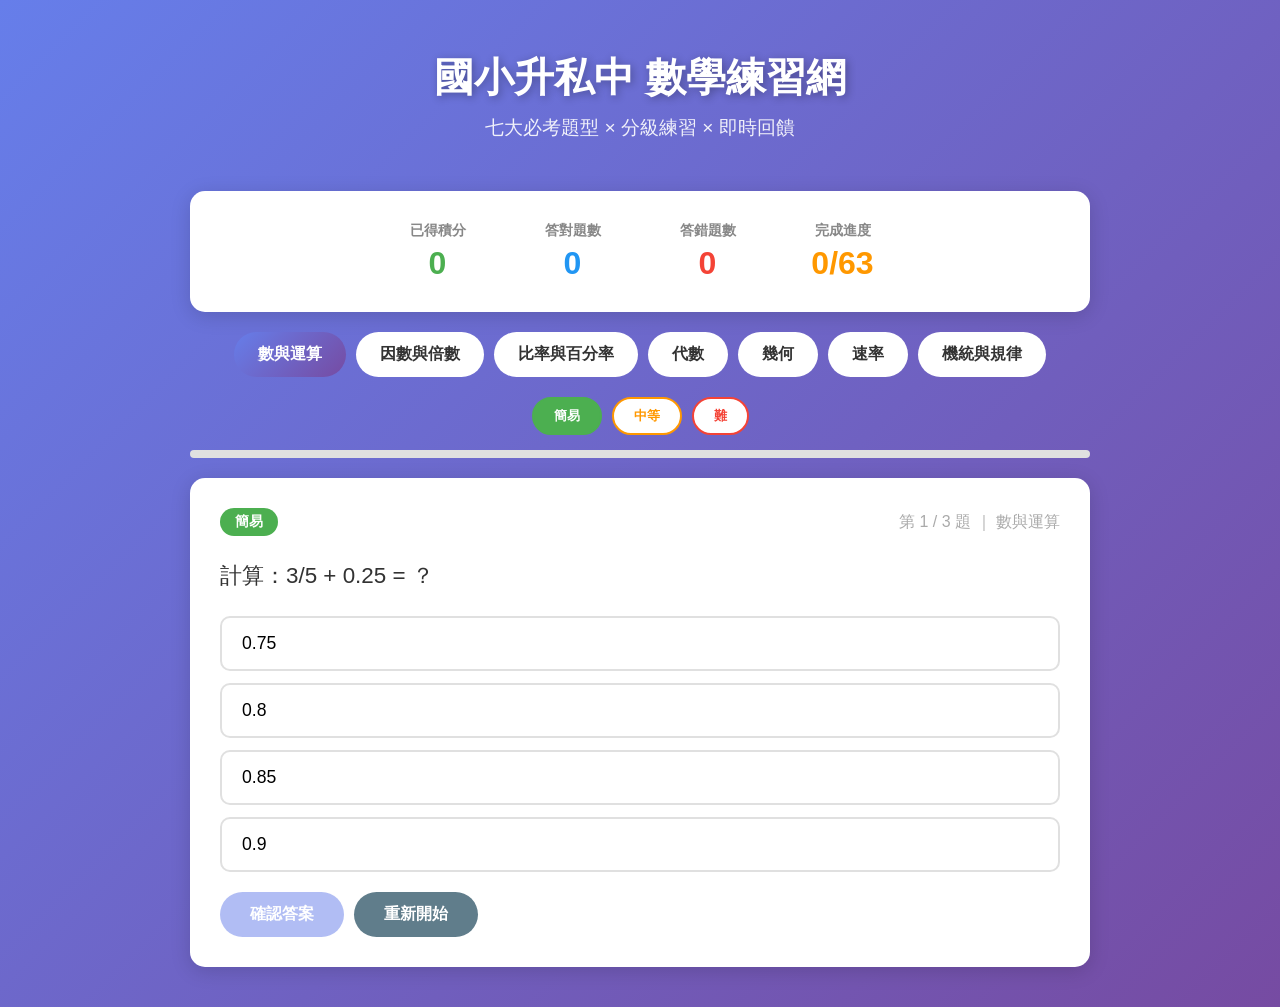
<file: 私中考試/數學練習網.html>
<!DOCTYPE html>
<html lang="zh-TW">
<head>
<meta charset="UTF-8">
<meta name="viewport" content="width=device-width, initial-scale=1.0">
<title>國小升私中數學練習網</title>
<style>
  * { margin: 0; padding: 0; box-sizing: border-box; }
  body {
    font-family: "Microsoft JhengHei", "PingFang TC", sans-serif;
    background: linear-gradient(135deg, #667eea 0%, #764ba2 100%);
    min-height: 100vh; padding: 20px;
  }
  .container { max-width: 900px; margin: 0 auto; }

  /* Header */
  .header {
    text-align: center; color: #fff; padding: 30px 0;
  }
  .header h1 { font-size: 2.5em; text-shadow: 2px 2px 8px rgba(0,0,0,0.3); }
  .header p { font-size: 1.2em; margin-top: 10px; opacity: 0.9; }

  /* Stats Bar */
  .stats-bar {
    display: flex; gap: 15px; flex-wrap: wrap; justify-content: center;
    background: #fff; border-radius: 15px; padding: 20px; margin: 20px 0;
    box-shadow: 0 4px 20px rgba(0,0,0,0.15);
  }
  .stat-card {
    text-align: center; padding: 10px 25px;
    border-radius: 10px; min-width: 120px;
  }
  .stat-card h3 { font-size: 0.9em; color: #888; margin-bottom: 5px; }
  .stat-card .num { font-size: 2em; font-weight: bold; }
  .stat-card.score .num { color: #4CAF50; }
  .stat-card.correct .num { color: #2196F3; }
  .stat-card.wrong .num { color: #f44336; }
  .stat-card.progress .num { color: #FF9800; }

  /* Topic Selector */
  .topic-selector {
    display: flex; gap: 10px; flex-wrap: wrap; justify-content: center; margin: 20px 0;
  }
  .topic-btn {
    padding: 12px 24px; border: none; border-radius: 25px;
    font-size: 1em; cursor: pointer; transition: all 0.3s;
    background: #fff; color: #333; font-weight: 600;
  }
  .topic-btn:hover { transform: translateY(-3px); box-shadow: 0 5px 15px rgba(0,0,0,0.2); }
  .topic-btn.active {
    background: linear-gradient(135deg, #667eea, #764ba2); color: #fff;
  }

  /* Difficulty Selector */
  .difficulty-selector {
    display: flex; gap: 10px; justify-content: center; margin: 15px 0;
  }
  .diff-btn {
    padding: 8px 20px; border: 2px solid; border-radius: 20px;
    background: #fff; cursor: pointer; font-weight: 600; transition: all 0.3s;
  }
  .diff-btn[data-diff="easy"] { border-color: #4CAF50; color: #4CAF50; }
  .diff-btn[data-diff="medium"] { border-color: #FF9800; color: #FF9800; }
  .diff-btn[data-diff="hard"] { border-color: #f44336; color: #f44336; }
  .diff-btn.active { color: #fff; }
  .diff-btn[data-diff="easy"].active { background: #4CAF50; }
  .diff-btn[data-diff="medium"].active { background: #FF9800; }
  .diff-btn[data-diff="hard"].active { background: #f44336; }

  /* Question Card */
  .question-card {
    background: #fff; border-radius: 15px; padding: 30px;
    margin: 20px 0; box-shadow: 0 4px 20px rgba(0,0,0,0.15);
  }
  .q-header {
    display: flex; justify-content: space-between; align-items: center; margin-bottom: 15px;
  }
  .q-badge {
    padding: 5px 15px; border-radius: 15px; font-size: 0.85em; font-weight: bold; color: #fff;
  }
  .q-badge.easy { background: #4CAF50; }
  .q-badge.medium { background: #FF9800; }
  .q-badge.hard { background: #f44336; }
  .q-number { color: #aaa; font-size: 1em; }
  .question-text {
    font-size: 1.4em; line-height: 1.8; margin: 20px 0; color: #333;
  }
  .options { display: flex; flex-direction: column; gap: 12px; }
  .option {
    padding: 15px 20px; border: 2px solid #e0e0e0; border-radius: 10px;
    cursor: pointer; transition: all 0.3s; font-size: 1.1em;
  }
  .option:hover { border-color: #667eea; background: #f8f9ff; }
  .option.selected { border-color: #667eea; background: #eef0ff; }
  .option.correct { border-color: #4CAF50; background: #e8f5e9; }
  .option.wrong { border-color: #f44336; background: #ffebee; }

  /* Feedback */
  .feedback {
    margin-top: 20px; padding: 20px; border-radius: 10px; display: none;
  }
  .feedback.show { display: block; animation: slideIn 0.4s ease; }
  .feedback.correct { background: #e8f5e9; border-left: 5px solid #4CAF50; }
  .feedback.wrong { background: #ffebee; border-left: 5px solid #f44336; }
  .feedback h3 { margin-bottom: 10px; font-size: 1.3em; }
  .feedback.correct h3 { color: #2e7d32; }
  .feedback.wrong h3 { color: #c62828; }
  .feedback .explanation {
    margin-top: 10px; padding: 15px; background: #fff; border-radius: 8px;
    line-height: 1.8; font-size: 1.05em; color: #555; white-space: pre-line;
  }
  @keyframes slideIn { from { opacity: 0; transform: translateY(10px); } to { opacity: 1; transform: translateY(0); } }

  /* Buttons */
  .action-btns { display: flex; gap: 10px; margin-top: 20px; }
  .btn {
    padding: 12px 30px; border: none; border-radius: 25px;
    font-size: 1em; cursor: pointer; transition: all 0.3s; font-weight: 600;
  }
  .btn-check { background: #667eea; color: #fff; }
  .btn-next { background: #4CAF50; color: #fff; }
  .btn-reset { background: #607D8B; color: #fff; }
  .btn:hover { transform: translateY(-2px); box-shadow: 0 5px 15px rgba(0,0,0,0.2); }
  .btn:disabled { opacity: 0.5; cursor: not-allowed; transform: none; }

  /* Progress bar */
  .progress-bar {
    height: 8px; background: #e0e0e0; border-radius: 4px; margin: 10px 0; overflow: hidden;
  }
  .progress-fill {
    height: 100%; background: linear-gradient(90deg, #4CAF50, #8BC34A);
    transition: width 0.5s; width: 0%;
  }

  /* Result summary */
  .result-summary {
    background: #fff; border-radius: 15px; padding: 30px; margin: 20px 0;
    text-align: center; box-shadow: 0 4px 20px rgba(0,0,0,0.15); display: none;
  }
  .result-summary.show { display: block; }
  .result-summary h2 { color: #333; margin-bottom: 15px; }
  .result-score { font-size: 3em; font-weight: bold; color: #667eea; }
  .result-msg { font-size: 1.3em; margin: 15px 0; }
  .result-detail {
    display: flex; justify-content: center; gap: 30px; margin: 20px 0; flex-wrap: wrap;
  }
  .result-detail div { text-align: center; }
  .result-detail .num { font-size: 2em; font-weight: bold; }
  .result-detail .label { color: #888; }
</style>
</head>
<body>
<div class="container">
  <!-- Header -->
  <div class="header">
    <h1>國小升私中 數學練習網</h1>
    <p>七大必考題型 × 分級練習 × 即時回饋</p>
  </div>

  <!-- Stats -->
  <div class="stats-bar">
    <div class="stat-card score"><h3>已得積分</h3><div class="num" id="statScore">0</div></div>
    <div class="stat-card correct"><h3>答對題數</h3><div class="num" id="statCorrect">0</div></div>
    <div class="stat-card wrong"><h3>答錯題數</h3><div class="num" id="statWrong">0</div></div>
    <div class="stat-card progress"><h3>完成進度</h3><div class="num" id="statProgress">0/0</div></div>
  </div>

  <!-- Topic Selector -->
  <div class="topic-selector" id="topicSelector">
    <button class="topic-btn active" data-topic="0">數與運算</button>
    <button class="topic-btn" data-topic="1">因數與倍數</button>
    <button class="topic-btn" data-topic="2">比率與百分率</button>
    <button class="topic-btn" data-topic="3">代數</button>
    <button class="topic-btn" data-topic="4">幾何</button>
    <button class="topic-btn" data-topic="5">速率</button>
    <button class="topic-btn" data-topic="6">機統與規律</button>
  </div>

  <!-- Difficulty Selector -->
  <div class="difficulty-selector" id="diffSelector">
    <button class="diff-btn active" data-diff="easy">簡易</button>
    <button class="diff-btn" data-diff="medium">中等</button>
    <button class="diff-btn" data-diff="hard">難</button>
  </div>

  <!-- Progress Bar -->
  <div class="progress-bar"><div class="progress-fill" id="progressFill"></div></div>

  <!-- Question Card -->
  <div class="question-card" id="questionCard">
    <div class="q-header">
      <span class="q-badge" id="qBadge">簡易</span>
      <span class="q-number" id="qNumber"></span>
    </div>
    <div class="question-text" id="questionText"></div>
    <div class="options" id="options"></div>
    <div class="action-btns">
      <button class="btn btn-check" id="btnCheck" onclick="checkAnswer()">確認答案</button>
      <button class="btn btn-next" id="btnNext" onclick="nextQuestion()" style="display:none">下一題</button>
      <button class="btn btn-reset" onclick="resetAll()">重新開始</button>
    </div>
    <div class="feedback" id="feedback"></div>
  </div>

  <!-- Result Summary -->
  <div class="result-summary" id="resultSummary">
    <h2>練習完成！</h2>
    <div class="result-score" id="resultScore">0</div>
    <div class="result-msg" id="resultMsg"></div>
    <div class="result-detail">
      <div><div class="num" style="color:#4CAF50" id="resultCorrect">0</div><div class="label">答對</div></div>
      <div><div class="num" style="color:#f44336" id="resultWrong">0</div><div class="label">答錯</div></div>
      <div><div class="num" style="color:#667eea" id="resultTotal">0</div><div class="label">總題數</div></div>
    </div>
    <button class="btn btn-reset" onclick="resetAll()">再練一次</button>
  </div>
</div>

<script>
// ============================================================
// 題目資料：7大題型 × 3難度 × 每難度3題 = 共63題
// ============================================================
const QUESTIONS = [
  // ---- 0. 數與運算 ----
  {
    topic: "數與運算",
    items: {
      easy: [
        { q: "計算：3/5 + 0.25 = ？", options: ["0.75", "0.8", "0.85", "0.9"], answer: 2,
          explanation: "3/5 = 0.6，0.6 + 0.25 = 0.85（也可化為分數 17/20）" },
        { q: "計算：0.8 × 0.5 = ？", options: ["0.3", "0.4", "0.45", "0.5"], answer: 1,
          explanation: "0.8 × 0.5 = 0.4" },
        { q: "計算：2/3 + 1/6 = ？", options: ["1/2", "5/6", "3/6", "1/3"], answer: 1,
          explanation: "2/3 = 4/6，4/6 + 1/6 = 5/6" },
      ],
      medium: [
        { q: "計算：(2/3 + 0.75) × 1.2 ÷ 0.5 = ？", options: ["3.2", "3.4", "3.6", "4.0"], answer: 1,
          explanation: "2/3 + 0.75 = 17/12\n17/12 × 1.2 = 1.7\n1.7 ÷ 0.5 = 3.4" },
        { q: "估算 4.97 × 3.02 最接近哪個數？", options: ["12", "15", "18", "20"], answer: 1,
          explanation: "4.97 ≈ 5，3.02 ≈ 3\n5 × 3 = 15" },
        { q: "計算：(3/4 - 1/6) × 2/3 = ？", options: ["1/3", "7/18", "1/2", "5/12"], answer: 1,
          explanation: "3/4 - 1/6 = 9/12 - 2/12 = 7/12\n7/12 × 2/3 = 14/36 = 7/18" },
      ],
      hard: [
        { q: "計算：1 + 2 + 3 + … + 100 = ？", options: ["5000", "5050", "5100", "5500"], answer: 1,
          explanation: "梯形公式：(1+100) × 100 ÷ 2 = 101 × 50 = 5050" },
        { q: "1/2 + 1/6 + 1/12 + 1/20 + 1/30 + 1/42 = ？", options: ["1/7", "5/7", "6/7", "1"], answer: 2,
          explanation: "每項拆分：1/(n(n+1)) = 1/n - 1/(n+1)\n原式 = (1-1/2)+(1/2-1/3)+...+(1/6-1/7) = 1 - 1/7 = 6/7" },
        { q: "16.41587 × 4.768 + 17.58413 × 4.768 - 34 × 2.768 = ？", options: ["58.9487", "60", "65.32", "68"], answer: 3,
          explanation: "原式 = (16.41587+17.58413)×4.768 - 34×2.768\n= 34×4.768 - 34×2.768\n= 34×(4.768-2.768) = 34×2 = 68" },
      ],
    }
  },
  // ---- 1. 因數與倍數 ----
  {
    topic: "因數與倍數",
    items: {
      easy: [
        { q: "寫出 24 的所有因數，下列何者錯誤？", options: ["6 是因數", "7 是因數", "8 是因數", "12 是因數"], answer: 1,
          explanation: "24 ÷ 7 = 3...3，不能整除，所以 7 不是 24 的因數。\n24 的因數：1, 2, 3, 4, 6, 8, 12, 24" },
        { q: "下列哪個數是質數？", options: ["1", "9", "15", "17"], answer: 3,
          explanation: "17 只能被 1 和 17 整除，是質數。\n1 不是質數，9 = 3×3，15 = 3×5" },
        { q: "12 的倍數中，最小的倍數是？", options: ["1", "2", "6", "12"], answer: 3,
          explanation: "一個數的最小倍數就是它自己，所以是 12。" },
      ],
      medium: [
        { q: "求 36 和 48 的最大公因數？", options: ["6", "8", "12", "16"], answer: 2,
          explanation: "36 = 2² × 3²，48 = 2⁴ × 3\nGCD = 2² × 3 = 12" },
        { q: "求 36 和 48 的最小公倍數？", options: ["72", "108", "144", "172"], answer: 2,
          explanation: "36 = 2² × 3²，48 = 2⁴ × 3\nLCM = 2⁴ × 3² = 16 × 9 = 144" },
        { q: "一個9位數是 60□092□14，它是11的倍數（□為相同數字），□是多少？", options: ["0", "3", "6", "8"], answer: 1,
          explanation: "11的倍數判別：奇數位和 - 偶數位和 = 0 或 11的倍數\n奇數位：6+□+9+□+4 = 19+2□\n偶數位：0+0+2+1 = 3\n(19+2□) - 3 = 16+2□，需為11的倍數\n16+2×3=22 → □=3" },
      ],
      hard: [
        { q: "30×31×32×…×40 的所有質因數總和是多少？", options: ["145", "168", "174", "197"], answer: 0,
          explanation: "分解質因數後出現的質數：\n2, 3, 5, 7, 11, 13, 17, 19, 31, 37\n總和 = 2+3+5+7+11+13+17+19+31+37 = 145" },
        { q: "有一數可寫成7個連續偶數相加、8個或9個連續偶數相加，這個數最小是多少？", options: ["488", "504", "548", "612"], answer: 1,
          explanation: "7個偶數和 = 7(a+6)，8個 = 8(b+7)，9個 = 9(c+8)\n此數為7、8、9的公倍數，最小 = LCM(7,8,9) = 504" },
        { q: "用數字4和8組成一個12位數，下列何者一定正確？", options: ["是奇數", "是質數", "是4的倍數", "是9的倍數"], answer: 2,
          explanation: "末兩位只可能是44, 48, 84, 88，都能被4整除，\n所以不管怎麼組合，一定是4的倍數。" },
      ],
    }
  },
  // ---- 2. 比率與百分率 ----
  {
    topic: "比率與百分率",
    items: {
      easy: [
        { q: "50 的 20% 是多少？", options: ["5", "10", "20", "25"], answer: 1,
          explanation: "50 × 20% = 50 × 0.2 = 10" },
        { q: "班上有 40 人，其中 15 人戴眼鏡，戴眼鏡的佔全班百分之幾？", options: ["25%", "35%", "37.5%", "40%"], answer: 2,
          explanation: "15 ÷ 40 × 100% = 37.5%" },
        { q: "一件商品打 8 折後賣 400 元，原價是多少？", options: ["320元", "480元", "500元", "560元"], answer: 2,
          explanation: "原價 = 400 ÷ 0.8 = 500 元" },
      ],
      medium: [
        { q: "一件商品原價 500 元，先打 75 折再打 8 折，售價多少？", options: ["280元", "300元", "350元", "375元"], answer: 1,
          explanation: "500 × 0.75 × 0.8 = 500 × 0.6 = 300 元\n相當於打 6 折" },
        { q: "甲數和乙數的比為 3：5，甲為 27，乙為多少？", options: ["35", "40", "45", "50"], answer: 2,
          explanation: "27 ÷ 3 × 5 = 9 × 5 = 45" },
        { q: "糖水 300 公克含糖 60 公克，濃度是多少？", options: ["15%", "18%", "20%", "25%"], answer: 2,
          explanation: "60 ÷ 300 × 100% = 20%" },
      ],
      hard: [
        { q: "糖水 200 公克含糖 15%，要加入多少公克的純水才能稀釋成 10%？", options: ["50g", "80g", "100g", "120g"], answer: 2,
          explanation: "原含糖 = 200 × 15% = 30g\n稀釋後總重 = 30 ÷ 10% = 300g\n需加水 = 300 - 200 = 100g" },
        { q: "某商品打 9 折售 1350 元，若當月壽星再打 8 折，壽星要付多少？", options: ["972元", "1080元", "1200元", "1350元"], answer: 2,
          explanation: "原價 = 1350 ÷ 0.9 = 1500 元\n壽星價 = 1500 × 0.8 = 1200 元" },
        { q: "婷婷有 85 元，由 5 元、10 元、50 元硬幣組成，共有幾種組合？", options: ["11種", "12種", "13種", "14種"], answer: 2,
          explanation: "設50元x枚、10元y枚、5元z枚\n50x+10y+5z=85\n逐一列出：(1,3,1)(1,2,3)(1,1,5)(1,0,7)(0,8,1)(0,7,3)...(0,0,17)\n共 13 種組合" },
      ],
    }
  },
  // ---- 3. 代數 ----
  {
    topic: "代數",
    items: {
      easy: [
        { q: "解方程：x + 15 = 37，x = ？", options: ["12", "22", "25", "52"], answer: 1,
          explanation: "x = 37 - 15 = 22" },
        { q: "解方程：5x = 75，x = ？", options: ["10", "12", "15", "20"], answer: 2,
          explanation: "x = 75 ÷ 5 = 15" },
        { q: "如果 9c + 7c = 32，則 c = ？", options: ["1", "2", "3", "4"], answer: 1,
          explanation: "9c + 7c = 16c = 32 => c = 2" },
      ],
      medium: [
        { q: "解方程：3x - 7 = 2x + 5，x = ？", options: ["7", "10", "12", "14"], answer: 2,
          explanation: "3x - 2x = 5 + 7\nx = 12\n驗算：3×12-7=29, 2×12+5=29 ✓" },
        { q: "如果 x² = 64，則 x = ？（x > 0）", options: ["6", "7", "8", "9"], answer: 2,
          explanation: "8 × 8 = 64，所以 x = 8" },
        { q: "某數乘以 12 後再加 8，結果是 140，某數是多少？", options: ["8", "10", "11", "12"], answer: 2,
          explanation: "設某數為 x：12x + 8 = 140\n12x = 132 => x = 11" },
      ],
      hard: [
        { q: "哥哥比妹妹大 5 歲，兩人年齡和是 31 歲，哥哥幾歲？", options: ["13歲", "15歲", "18歲", "21歲"], answer: 2,
          explanation: "設妹妹 x 歲，哥哥 x+5 歲\nx + (x+5) = 31\n2x = 26 => x = 13\n哥哥 = 13+5 = 18 歲" },
        { q: "嘉信有飛機模型5盒，飛機模型是火車模型的1/2少2盒，火車模型多少盒？", options: ["10盒", "12盒", "14盒", "16盒"], answer: 2,
          explanation: "設火車模型 x 盒\n5 = x/2 - 2\n7 = x/2 => x = 14 盒" },
        { q: "運算符號「※」規則為 A※B = (A+B)×B，則 (6※8)※2 = ？", options: ["112", "196", "228", "304"], answer: 2,
          explanation: "6※8 = (6+8)×8 = 14×8 = 112\n112※2 = (112+2)×2 = 114×2 = 228" },
      ],
    }
  },
  // ---- 4. 幾何 ----
  {
    topic: "幾何",
    items: {
      easy: [
        { q: "正方形邊長 6 公分，面積是多少？", options: ["24cm²", "30cm²", "36cm²", "42cm²"], answer: 2,
          explanation: "面積 = 6 × 6 = 36 平方公分" },
        { q: "長方形長 10 公分、寬 4 公分，周長是多少？", options: ["14cm", "24cm", "28cm", "40cm"], answer: 2,
          explanation: "周長 = (10+4) × 2 = 28 公分" },
        { q: "三角形三個角分別為 50°、60°，第三角是多少度？", options: ["50°", "60°", "70°", "80°"], answer: 2,
          explanation: "三角形內角和 = 180°\n180° - 50° - 60° = 70°" },
      ],
      medium: [
        { q: "長方形長 15 公分、寬 8 公分，對角線長多少？", options: ["15cm", "17cm", "20cm", "23cm"], answer: 1,
          explanation: "勾股定理：√(15² + 8²) = √289 = 17 cm\n（熟記勾股數 8-15-17）" },
        { q: "圓形半徑 5 公分，面積是多少？(π 取 3.14)", options: ["31.4cm²", "62.8cm²", "78.5cm²", "157cm²"], answer: 2,
          explanation: "面積 = πr² = 3.14 × 5² = 3.14 × 25 = 78.5 cm²" },
        { q: "正方體體積 27 立方公分，邊長是多少？", options: ["3cm", "6cm", "9cm", "12cm"], answer: 0,
          explanation: "3³ = 27，邊長 = 3 公分" },
      ],
      hard: [
        { q: "長方體長減 3cm 後變正方體，體積減少 192cm³，原體積是多少？", options: ["512cm³", "704cm³", "816cm³", "920cm³"], answer: 1,
          explanation: "設正方體邊長 a，3a² = 192 => a² = 64 => a = 8\n原長 = 8+3 = 11\n原體積 = 11 × 8 × 8 = 704 cm³" },
        { q: "面積 16cm² 正方形紙卡排成邊長 16cm 的大正方形，需幾張？", options: ["4張", "8張", "16張", "256張"], answer: 2,
          explanation: "小正方形邊長 = 4cm，大正方形邊長 = 16cm\n16 ÷ 4 = 4，需要 4×4 = 16 張" },
        { q: "將三個半徑 2cm 的圓疊在一起（圓周過彼此圓心），鋪色部分周長？(π表示)", options: ["2π cm", "4π cm", "4π/3 cm", "2π/3 cm"], answer: 0,
          explanation: "三個圓心連成等邊三角形(60°)\n每個弧 = 2πr × (60°/360°) = 2π×2 × 1/6 = 2π/3\n3個弧 = 3 × 2π/3 = 2π cm" },
      ],
    }
  },
  // ---- 5. 速率 ----
  {
    topic: "速率",
    items: {
      easy: [
        { q: "小明跑步 100 公尺花 20 秒，速率是多少 m/s？", options: ["3 m/s", "4 m/s", "5 m/s", "6 m/s"], answer: 2,
          explanation: "速率 = 距離 ÷ 時間 = 100 ÷ 20 = 5 m/s" },
        { q: "時速 72 公里等於每秒多少公尺？", options: ["15 m/s", "18 m/s", "20 m/s", "24 m/s"], answer: 2,
          explanation: "72 km/h = 72000 m / 3600 s = 20 m/s\n（口訣：km/h ÷ 3.6 = m/s）" },
        { q: "蝸牛以 2 cm/s 的速率爬行 15 秒，爬了多遠？", options: ["20cm", "25cm", "30cm", "35cm"], answer: 2,
          explanation: "距離 = 速率 × 時間 = 2 × 15 = 30 cm" },
      ],
      medium: [
        { q: "甲車時速60公里、乙車時速80公里，相距280公里相向而行，幾小時後相遇？", options: ["1.5小時", "2小時", "2.5小時", "3小時"], answer: 1,
          explanation: "相對速率 = 60 + 80 = 140 km/h\n相遇時間 = 280 ÷ 140 = 2 小時" },
        { q: "哥哥跑步速率 2.5 m/s，妹妹 1.5 m/s，相距144m相向而行，幾秒後相遇？", options: ["30秒", "36秒", "42秒", "48秒"], answer: 1,
          explanation: "相對速率 = 2.5 + 1.5 = 4 m/s\n144 ÷ 4 = 36 秒" },
        { q: "一段路程去程速率 60 km/h，回程 40 km/h，平均速率？", options: ["48 km/h", "50 km/h", "52 km/h", "55 km/h"], answer: 0,
          explanation: "設全程為d\n平均速率 = 2d / (d/60 + d/40) = 2/(1/60+1/40)\n= 2400/50 = 48 km/h" },
      ],
      hard: [
        { q: "長150m甲火車過橋需42.5秒，同速長300m乙火車需45秒，橋長多少公尺？", options: ["2100m", "2400m", "2700m", "3000m"], answer: 1,
          explanation: "設車速 v m/s，橋長 L\n甲：(150+L) = 42.5v …①\n乙：(300+L) = 45v …②\n②-①：150 = 2.5v => v = 60\nL = 42.5×60 - 150 = 2550-150 = 2400 m" },
        { q: "小狗追前方22m的小貓，狗跑3步=貓跑4步，狗7步距離=貓13步，狗至少跑幾m追上？", options: ["22m", "28m", "39m", "78m"], answer: 3,
          explanation: "速率比 = 步距比/步頻比\n狗速:貓速 = (7步距離/13步距離) × (4步頻/3步頻)\n= 7/13 × 4/3 互換 => 速率比為 39:28\n狗要跑 22 × 39/(39-28) = 78m" },
        { q: "嘉信用1分20秒走了120m，平均速率是多少 m/s？", options: ["1.0 m/s", "1.5 m/s", "2.0 m/s", "3.0 m/s"], answer: 1,
          explanation: "1分20秒 = 80秒\n速率 = 120 ÷ 80 = 1.5 m/s" },
      ],
    }
  },
  // ---- 6. 機統與規律 ----
  {
    topic: "機統與規律",
    items: {
      easy: [
        { q: "擲一枚公正硬幣，出現正面的機率是多少？", options: ["1/3", "1/2", "2/3", "1/4"], answer: 1,
          explanation: "硬幣有正面、反面2種等可能結果\n正面機率 = 1/2" },
        { q: "數列 2, 4, 6, 8, … 第 10 項是多少？", options: ["18", "20", "22", "24"], answer: 1,
          explanation: "等差數列，公差=2\n第10項 = 2 + (10-1)×2 = 20" },
        { q: "班上某次測驗成績：85, 90, 75, 90, 80，中位數是多少？", options: ["80", "82", "85", "90"], answer: 2,
          explanation: "排序：75, 80, 85, 90, 90\n中位數 = 最中間的數 = 85" },
      ],
      medium: [
        { q: "數列 3, 7, 11, 15, … 第 10 項是多少？", options: ["35", "37", "39", "43"], answer: 2,
          explanation: "等差數列，首項=3，公差=4\n第10項 = 3 + (10-1)×4 = 3 + 36 = 39" },
        { q: "同時擲兩個骰子，點數相同的機率是多少？", options: ["1/6", "1/4", "1/3", "1/2"], answer: 0,
          explanation: "點數相同：(1,1)(2,2)(3,3)(4,4)(5,5)(6,6) = 6種\n總共 36 種 => 機率 = 6/36 = 1/6" },
        { q: "資料：31, 53, 72, 55, 26, 47, 55, 24, 26，中位數？", options: ["26", "47", "53", "55"], answer: 1,
          explanation: "排序：24, 26, 26, 31, 47, 53, 55, 55, 72\n9個數，中位數 = 第5個 = 47" },
      ],
      hard: [
        { q: "同時擲兩個骰子，點數相差小於3的機率？", options: ["1/2", "2/3", "23/36", "5/6"], answer: 1,
          explanation: "總共 6×6 = 36 種\n相差0：(1,1)(2,2)..(6,6) = 6種\n相差1：(1,2)(2,1)(2,3)(3,2)..(5,6)(6,5) = 10種\n相差2：(1,3)(3,1)(2,4)(4,2)(3,5)(5,3)(4,6)(6,4) = 8種\n共 6+10+8 = 24種\n機率 = 24/36 = 2/3" },
        { q: "1+2+1=4, 1+2+3+2+1=9, 觀察規律，2×(1+2+...+99) = ？", options: ["9801", "9900", "10000", "10100"], answer: 1,
          explanation: "1+2+...+99+98+...+1 = 99² = 9801\n再加上99 => 9801+99 = 9900" },
        { q: "2的次方個位數4次一循環(2,4,8,6)，3的2016次方個位數是多少？", options: ["1", "3", "7", "9"], answer: 0,
          explanation: "3的個位數規律：3,9,7,1（4次循環）\n2016 ÷ 4 = 504...0\n餘數0表示整除，個位數 = 1" },
      ],
    }
  },
];

// ============================================================
// 狀態管理
// ============================================================
let currentTopic = 0;
let currentDiff = "easy";
let currentQuestionIdx = 0;
let selectedOption = null;
let answered = false;

const stats = {
  score: 0,
  correct: 0,
  wrong: 0,
  totalAnswered: 0,
};

const diffOrder = ["easy", "medium", "hard"];
const diffLabels = { easy: "簡易", medium: "中等", hard: "難" };
const diffColors = { easy: "easy", medium: "medium", hard: "hard" };
const diffScores = { easy: 10, medium: 20, hard: 30 };

// 計算總題數
const TOTAL_QUESTIONS = QUESTIONS.reduce((sum, t) =>
  sum + t.items.easy.length + t.items.medium.length + t.items.hard.length, 0);

function getCurrentQuestions() {
  return QUESTIONS[currentTopic].items[currentDiff];
}

// ============================================================
// 渲染題目
// ============================================================
function renderQuestion() {
  const questions = getCurrentQuestions();
  if (currentQuestionIdx >= questions.length) {
    showResult();
    return;
  }

  const q = questions[currentQuestionIdx];
  answered = false;
  selectedOption = null;

  document.getElementById("qBadge").className = "q-badge " + diffColors[currentDiff];
  document.getElementById("qBadge").textContent = diffLabels[currentDiff];
  document.getElementById("qNumber").textContent =
    `第 ${currentQuestionIdx + 1} / ${questions.length} 題 ｜ ${QUESTIONS[currentTopic].topic}`;

  document.getElementById("questionText").textContent = q.q;

  const optionsDiv = document.getElementById("options");
  optionsDiv.innerHTML = "";
  q.options.forEach((opt, i) => {
    const div = document.createElement("div");
    div.className = "option";
    div.textContent = opt;
    div.onclick = () => selectOption(i, div);
    optionsDiv.appendChild(div);
  });

  document.getElementById("feedback").className = "feedback";
  document.getElementById("btnCheck").style.display = "inline-block";
  document.getElementById("btnCheck").disabled = true;
  document.getElementById("btnNext").style.display = "none";

  updateProgress();
}

function selectOption(idx, div) {
  if (answered) return;
  document.querySelectorAll(".option").forEach(o => o.classList.remove("selected"));
  div.classList.add("selected");
  selectedOption = idx;
  document.getElementById("btnCheck").disabled = false;
}

// ============================================================
// 確認答案與回饋
// ============================================================
function checkAnswer() {
  if (selectedOption === null || answered) return;
  answered = true;

  const q = getCurrentQuestions()[currentQuestionIdx];
  const correctIdx = q.answer;
  const isCorrect = selectedOption === correctIdx;

  const options = document.querySelectorAll(".option");
  options.forEach((opt, i) => {
    opt.style.cursor = "default";
    if (i === correctIdx) {
      opt.classList.add("correct");
    } else if (i === selectedOption && !isCorrect) {
      opt.classList.add("wrong");
    }
  });

  stats.totalAnswered++;
  if (isCorrect) {
    stats.correct++;
    stats.score += diffScores[currentDiff];
  } else {
    stats.wrong++;
  }

  const feedback = document.getElementById("feedback");
  feedback.className = "feedback show " + (isCorrect ? "correct" : "wrong");
  feedback.innerHTML = isCorrect
    ? "<h3> 答對了！</h3>"
    : "<h3> 答錯了，加油！</h3>";
  feedback.innerHTML += `<div class="explanation"><b>詳解：</b>\n${q.explanation}</div>`;

  document.getElementById("btnCheck").style.display = "none";
  document.getElementById("btnNext").style.display = "inline-block";
  updateStats();
}

function nextQuestion() {
  currentQuestionIdx++;
  renderQuestion();
}

// ============================================================
// 統計與進度
// ============================================================
function updateStats() {
  document.getElementById("statScore").textContent = stats.score;
  document.getElementById("statCorrect").textContent = stats.correct;
  document.getElementById("statWrong").textContent = stats.wrong;
  document.getElementById("statProgress").textContent = `${stats.totalAnswered}/${TOTAL_QUESTIONS}`;
}

function updateProgress() {
  const pct = TOTAL_QUESTIONS > 0 ? (stats.totalAnswered / TOTAL_QUESTIONS) * 100 : 0;
  document.getElementById("progressFill").style.width = pct + "%";
}

// ============================================================
// 結果總結
// ============================================================
function showResult() {
  // 該難度題目做完，顯示鼓勵並跳到下一個難度
  const diffIdx = diffOrder.indexOf(currentDiff);
  if (diffIdx < 2) {
    currentDiff = diffOrder[diffIdx + 1];
    currentQuestionIdx = 0;
    document.querySelectorAll(".diff-btn").forEach(b =>
      b.classList.toggle("active", b.dataset.diff === currentDiff));
    const fb = document.getElementById("feedback");
    fb.className = "feedback show correct";
    fb.innerHTML = `<h3>太棒了！你完成了${diffLabels[diffOrder[diffIdx]]}題目</h3>
      <div class="explanation">繼續挑戰${diffLabels[currentDiff]}題目吧！加油！</div>`;
    setTimeout(() => { fb.className = "feedback"; renderQuestion(); }, 1800);
    return;
  }

  // 全部做完，顯示總結
  const accuracy = stats.totalAnswered > 0
    ? Math.round(stats.correct / stats.totalAnswered * 100) : 0;
  let msg = "";
  if (accuracy >= 90) msg = "太厲害了！你是數學小天才！";
  else if (accuracy >= 70) msg = "表現優秀！再多練習就更完美了！";
  else if (accuracy >= 50) msg = "還不錯！繼續努力會更好！";
  else msg = "加油！多練習就能進步！";

  document.getElementById("resultScore").textContent = stats.score + " 分";
  document.getElementById("resultMsg").textContent = msg + " (正確率 " + accuracy + "%)";
  document.getElementById("resultCorrect").textContent = stats.correct;
  document.getElementById("resultWrong").textContent = stats.wrong;
  document.getElementById("resultTotal").textContent = TOTAL_QUESTIONS;
  document.getElementById("resultSummary").classList.add("show");
  document.getElementById("questionCard").style.display = "none";
}

// ============================================================
// 控制事件
// ============================================================
document.querySelectorAll(".topic-btn").forEach(btn => {
  btn.addEventListener("click", () => {
    document.querySelectorAll(".topic-btn").forEach(b => b.classList.remove("active"));
    btn.classList.add("active");
    currentTopic = parseInt(btn.dataset.topic);
    currentQuestionIdx = 0;
    document.getElementById("resultSummary").classList.remove("show");
    document.getElementById("questionCard").style.display = "block";
    renderQuestion();
  });
});

document.querySelectorAll(".diff-btn").forEach(btn => {
  btn.addEventListener("click", () => {
    document.querySelectorAll(".diff-btn").forEach(b => b.classList.remove("active"));
    btn.classList.add("active");
    currentDiff = btn.dataset.diff;
    currentQuestionIdx = 0;
    renderQuestion();
  });
});

function resetAll() {
  stats.score = 0;
  stats.correct = 0;
  stats.wrong = 0;
  stats.totalAnswered = 0;
  currentQuestionIdx = 0;
  currentDiff = "easy";
  currentTopic = 0;
  document.querySelectorAll(".topic-btn").forEach(b => b.classList.remove("active"));
  document.querySelector('.topic-btn[data-topic="0"]').classList.add("active");
  document.querySelectorAll(".diff-btn").forEach(b => b.classList.remove("active"));
  document.querySelector('.diff-btn[data-diff="easy"]').classList.add("active");
  document.getElementById("resultSummary").classList.remove("show");
  document.getElementById("questionCard").style.display = "block";
  updateStats();
  renderQuestion();
}

// 初始渲染
renderQuestion();
updateStats();
</script>
</body>
</html>
</file>
